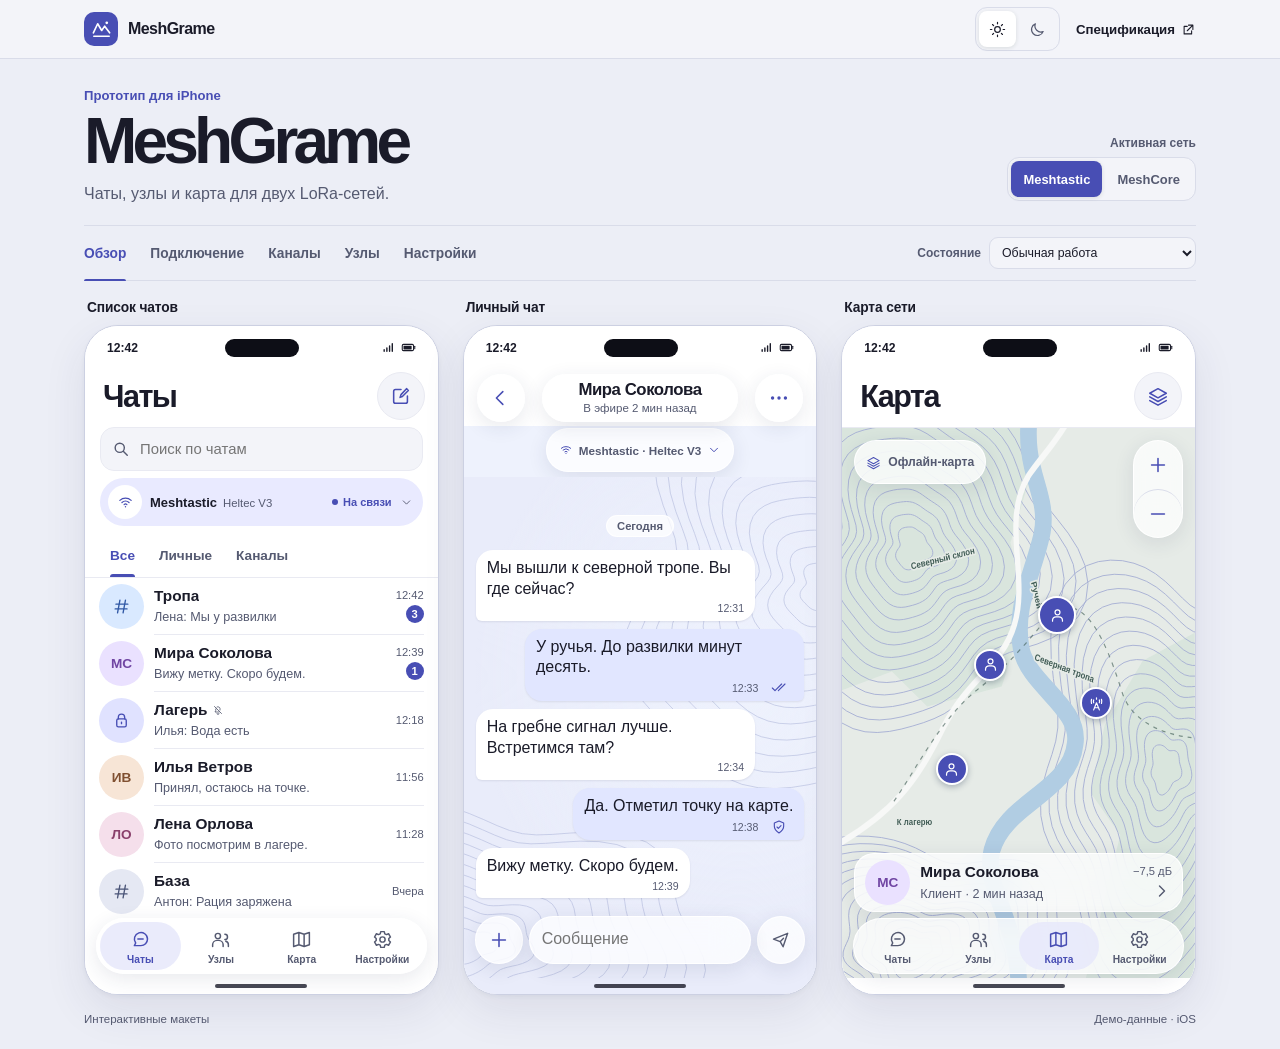
<file: design/index.html>
<!doctype html>
<!-- Meshgram — Rusik636 — https://github.com/Rusik636/Meshgram. AGPL-3.0-only with attribution under section 7(b); see NOTICE. -->
<html lang="ru">
  <head>
    <meta charset="utf-8">
    <meta name="viewport" content="width=device-width, initial-scale=1, viewport-fit=cover">
    <meta name="theme-color" content="#F3F4F9">
    <title>MeshGrame — мобильный прототип</title>
    <link rel="stylesheet" href="meshgrame.css">
    <script defer src="demo-data.js"></script>
    <script defer src="prototype.js"></script>
  </head>
  <body>
    <header class="studio-header">
      <div class="studio-wrap header-inner">
        <div class="brand"><span class="brand-icon" id="brand-icon"></span><span>MeshGrame</span></div>
        <div class="studio-controls">
          <div class="theme-control" id="theme-control" role="group" aria-label="Оформление прототипа"></div>
          <a href="DESIGN_SPEC.md" class="spec-link">Спецификация <span id="spec-icon"></span></a>
        </div>
      </div>
    </header>
    <main class="studio-wrap">
      <section class="studio-intro" aria-labelledby="studio-title">
        <div>
          <p class="studio-kicker">Прототип для iPhone</p>
          <h1 id="studio-title">MeshGrame</h1>
          <p class="studio-description">Чаты, узлы и карта для двух LoRa-сетей.</p>
        </div>
        <div class="studio-network">
          <span>Активная сеть</span>
          <div class="protocol-control" id="protocol-control" role="group" aria-label="Активная сеть"></div>
        </div>
      </section>
      <div class="studio-toolbar">
        <nav id="scenes" aria-label="Экраны прототипа"></nav>
        <div class="test-control"><label for="demo-state">Состояние</label><select id="demo-state" aria-label="Демонстрационное состояние"></select></div>
      </div>
      <div class="previews" id="previews">
        <section class="preview" data-slot="0"><h2 class="preview-label"></h2><div class="phone" aria-label="Первый экран"></div></section>
        <section class="preview" data-slot="1"><h2 class="preview-label"></h2><div class="phone" aria-label="Второй экран"></div></section>
        <section class="preview" data-slot="2"><h2 class="preview-label"></h2><div class="phone" aria-label="Третий экран"></div></section>
      </div>
      <footer class="studio-footer"><span>Интерактивные макеты</span><span>Демо-данные · iOS</span></footer>
    </main>
  </body>
</html>
</file>
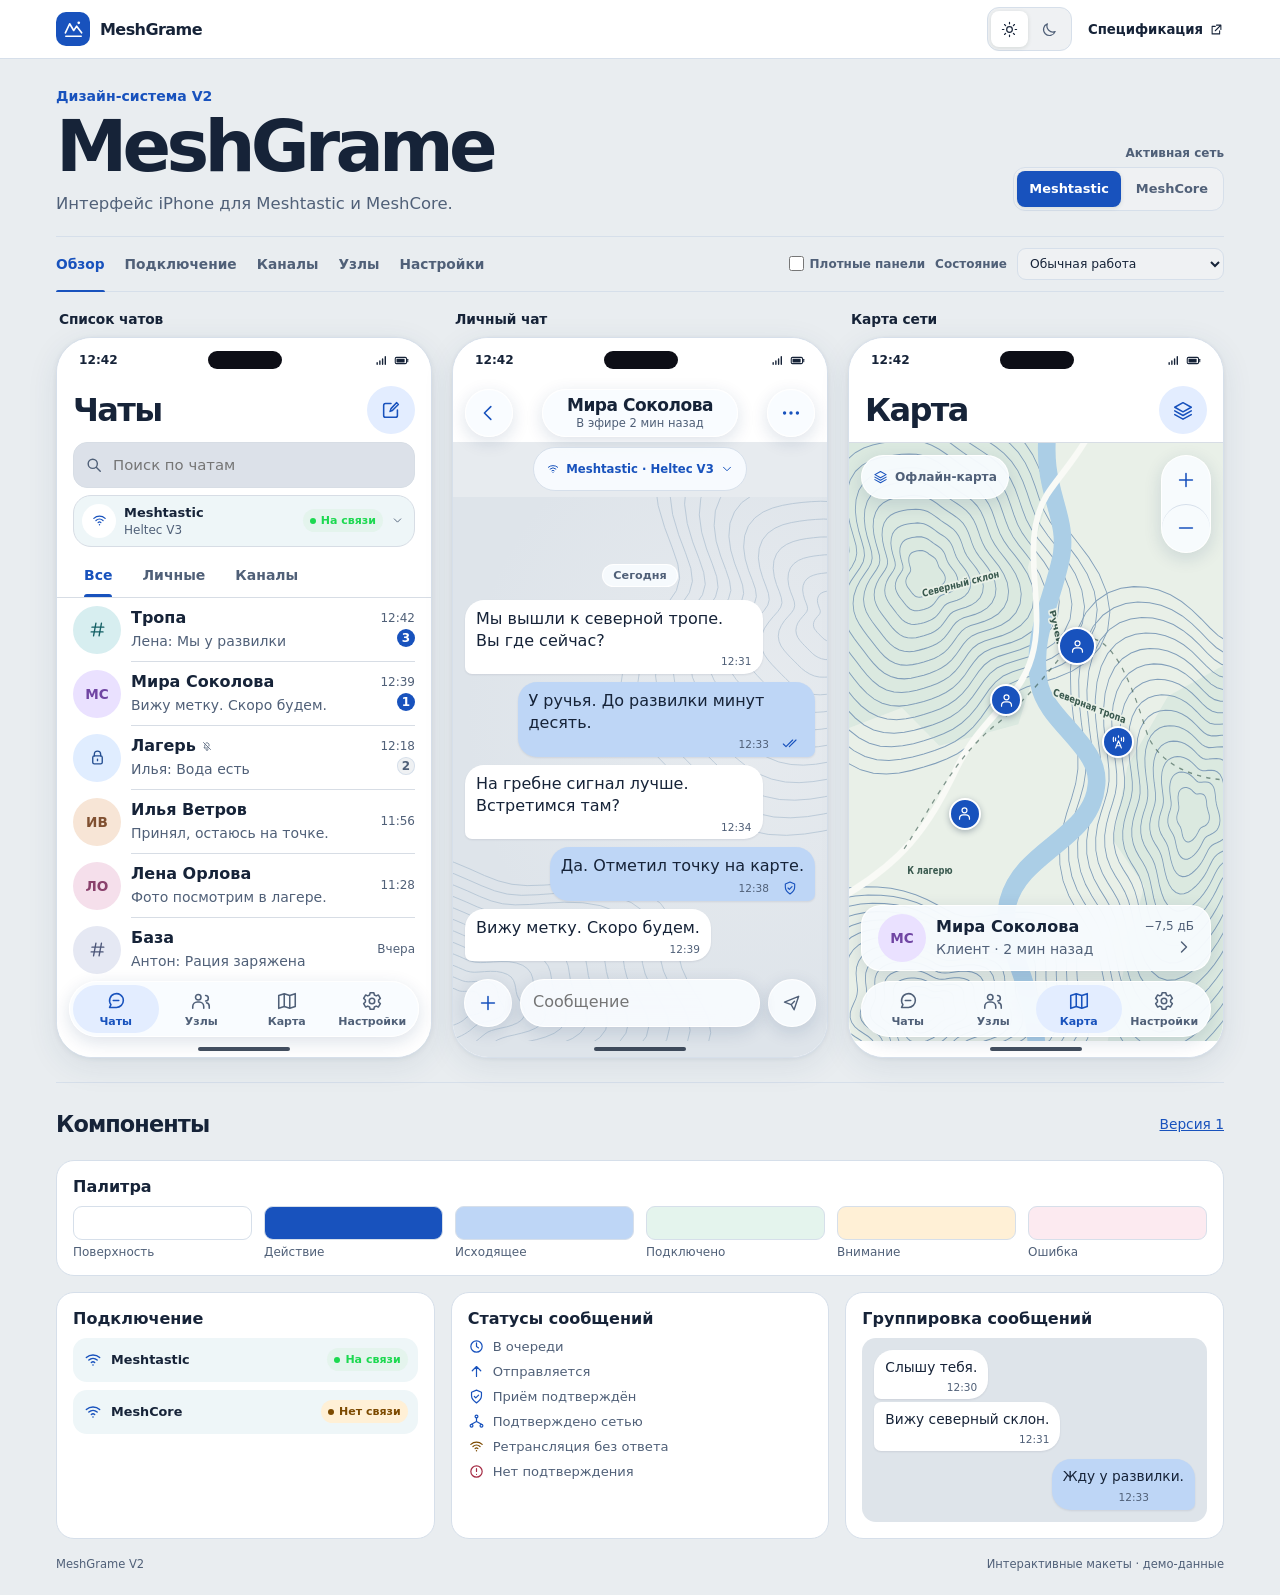
<file: design-system/meshgrame-v2/preview.html>
<!doctype html>
<!-- Meshgram — Rusik636 — https://github.com/Rusik636/Meshgram. AGPL-3.0-only with attribution under section 7(b); see NOTICE. -->
<html lang="ru" data-design="v2">
  <head>
    <meta charset="utf-8">
    <meta name="viewport" content="width=device-width, initial-scale=1, viewport-fit=cover">
    <meta name="theme-color" content="#EFF1F3">
    <title>MeshGrame — дизайн-система V2</title>
    <link rel="stylesheet" href="../../design/meshgrame.css">
    <link rel="stylesheet" href="tokens.css">
    <link rel="stylesheet" href="preview.css">
    <script defer src="../../design/demo-data.js"></script>
    <script defer src="../../design/prototype.js"></script>
    <script defer src="library.js"></script>
  </head>
  <body>
    <header class="studio-header">
      <div class="studio-wrap header-inner">
        <div class="brand"><span class="brand-icon" id="brand-icon"></span><span>MeshGrame</span></div>
        <div class="studio-controls">
          <div class="theme-control" id="theme-control" role="group" aria-label="Оформление прототипа"></div>
          <a href="MASTER.md" class="spec-link">Спецификация <span id="spec-icon"></span></a>
        </div>
      </div>
    </header>
    <main class="studio-wrap">
      <section class="studio-intro" aria-labelledby="studio-title">
        <div>
          <p class="studio-kicker">Дизайн-система V2</p>
          <h1 id="studio-title">MeshGrame</h1>
          <p class="studio-description">Интерфейс iPhone для Meshtastic и MeshCore.</p>
        </div>
        <div class="studio-network">
          <span>Активная сеть</span>
          <div class="protocol-control" id="protocol-control" role="group" aria-label="Активная сеть"></div>
        </div>
      </section>
      <div class="studio-toolbar">
        <nav id="scenes" aria-label="Экраны прототипа"></nav>
        <div class="test-control"><label class="material-control"><input id="material-control" type="checkbox"> Плотные панели</label><label for="demo-state">Состояние</label><select id="demo-state" aria-label="Демонстрационное состояние"></select></div>
      </div>
      <div class="previews" id="previews">
        <section class="preview" data-slot="0"><h2 class="preview-label"></h2><div class="phone" aria-label="Первый экран"></div></section>
        <section class="preview" data-slot="1"><h2 class="preview-label"></h2><div class="phone" aria-label="Второй экран"></div></section>
        <section class="preview" data-slot="2"><h2 class="preview-label"></h2><div class="phone" aria-label="Третий экран"></div></section>
      </div>
      <section class="library" id="components" aria-labelledby="library-title">
        <div class="library-heading"><h2 id="library-title">Компоненты</h2><a href="../../design/index.html">Версия 1</a></div>
        <div class="library-panel" id="palette"></div>
        <div class="library-grid">
          <section class="library-panel"><h3>Подключение</h3><div id="radio-catalog"></div></section>
          <section class="library-panel"><h3>Статусы сообщений</h3><div id="status-catalog"></div></section>
          <section class="library-panel"><h3>Группировка сообщений</h3><div class="demo-bubbles" id="bubble-catalog"></div></section>
        </div>
      </section>
      <footer class="studio-footer"><span>MeshGrame V2</span><span>Интерактивные макеты · демо-данные</span></footer>
    </main>
  </body>
</html>
</file>
<file: design/meshgrame.css>
/* Meshgram — Rusik636 — https://github.com/Rusik636/Meshgram. AGPL-3.0-only with attribution under section 7(b); see NOTICE. */

:root {
  color-scheme:light;
  --canvas:#eceef6; --bg:#f3f4f9; --surface:#fff; --text:#1a1b29; --muted:#555a71;
  --accent:#484eb4; --on-accent:#fff; --accent-soft:#e9eaff; --out:#e1e6ff;
  --line:#d9dce9; --hair:#e9eaf2; --hover:#f0f0f9; --frame:#ccd0e2;
  --glass:#ffffffbd; --glass-edge:#ffffffeb; --glass-selected:#e7e9fbdf; --glass-shadow:0 5px 20px #252d571b;
  --error:#9d284d; --error-bg:#fcebf1; --warn:#815003; --warn-bg:#faedd6;
  --paper:#e9ecfa; --paper-tint:#eef2fd; --contour:#a5add4; --map-land:#e6ebe7; --map-forest:#d5e3da;
  --map-water:#b1cde3; --map-road:#f7f8f7; --map-label:#405c55;
  --shadow:0 2px 4px #31375a0c, 0 16px 44px #28295517;
  font-family:-apple-system,BlinkMacSystemFont,"Segoe UI",sans-serif;
  color:var(--text);background:var(--canvas);
}
:root[data-theme="dark"] {
  color-scheme:dark;
  --canvas:#11121b; --bg:#171821; --surface:#20212e; --text:#f5f5fe; --muted:#b5b8ce;
  --accent:#afb6ff; --on-accent:#1c1e48; --accent-soft:#323453; --out:#353b69;
  --line:#3b3d50; --hair:#303142; --hover:#2b2d42; --frame:#3b3c56;
  --glass:#2a2b3dc9; --glass-edge:#fcfaff26; --glass-selected:#494b71e6; --glass-shadow:0 5px 22px #0005;
  --error:#ffacc7; --error-bg:#432936; --warn:#ffd289; --warn-bg:#392f22;
  --paper:#1d2033; --paper-tint:#272842; --contour:#69709c; --map-land:#242e31; --map-forest:#2c3b39;
  --map-water:#3b526e; --map-road:#728480; --map-label:#c5d8d1;
  --shadow:0 2px 4px #0003, 0 14px 38px #0005;
}
*,*::before,*::after {box-sizing:border-box}
body {margin:0}
button,input,select,textarea {font:inherit;color:inherit}
button {cursor:pointer;border:0;background:none;padding:0;text-align:inherit}
a {color:inherit}
button:disabled {cursor:default;opacity:.5}
:focus-visible {outline:2px solid var(--accent);outline-offset:2px}
[hidden] {display:none!important}
h1,h2,h3,p {margin:0}
svg.icon {width:1.25rem;height:1.25rem;display:block;flex:none}
.ellipsis {overflow:hidden;text-overflow:ellipsis;white-space:nowrap;min-width:0}
.muted {color:var(--muted)}
.studio-wrap {width:min(1112px,calc(100% - 64px));margin-inline:auto}
.studio-header {height:59px;border-bottom:1px solid var(--line);background:var(--bg)}
.header-inner,.studio-controls,.brand {height:100%;display:flex;align-items:center;justify-content:space-between;gap:16px}
.brand {gap:10px;font-size:1rem;font-weight:750;letter-spacing:-.035em}
.brand-icon {width:34px;height:34px;background:var(--accent);color:var(--on-accent);border-radius:10px;display:grid;place-items:center}
.brand-icon .icon {width:23px;height:23px}
.studio-controls {gap:16px}
.theme-control,.protocol-control {display:flex;gap:3px;padding:3px;border-radius:12px;border:1px solid var(--line);background:var(--bg)}
.theme-control button,.protocol-control button {display:flex;align-items:center;justify-content:center;gap:8px;border-radius:8px;min-height:36px;padding-inline:12px;color:var(--muted);font-size:.81rem;font-weight:650;white-space:nowrap}
.theme-control button {min-width:37px;padding:0}
.theme-control .icon {width:17px;height:17px}
.theme-control button[aria-pressed="true"],.protocol-control button[aria-pressed="true"] {background:var(--surface);color:var(--text);box-shadow:0 1px 4px #1c3b2220}
.protocol-control button[aria-pressed="true"] {background:var(--accent);color:var(--on-accent)}
.spec-link {display:flex;gap:6px;align-items:center;text-decoration:none;font-size:.83rem;font-weight:650}
.spec-link:hover {color:var(--accent)}
.spec-link .icon {width:15px;height:15px}
.studio-intro {display:flex;align-items:end;justify-content:space-between;gap:28px;padding:29px 0 22px}
.studio-kicker {font-size:.82rem;font-weight:650;color:var(--accent);margin-bottom:7px}
.studio-intro h1 {font-size:clamp(2.65rem,5vw,4.15rem);letter-spacing:-.075em;line-height:.99;font-weight:760}
.studio-description {margin-top:12px;color:var(--muted);font-size:1rem}
.studio-network {display:grid;justify-items:end;gap:7px;padding-bottom:2px}
.studio-network>span,.test-control label {color:var(--muted);font-size:.75rem;font-weight:650}
.studio-toolbar {display:flex;justify-content:space-between;align-items:center;gap:12px;border-block:1px solid var(--line);min-height:54px}
.studio-toolbar nav {display:flex;align-items:stretch;gap:24px;height:54px;white-space:nowrap}
.studio-toolbar nav button {position:relative;font-size:.86rem;font-weight:640;color:var(--muted)}
.studio-toolbar nav button[aria-pressed="true"] {color:var(--accent)}
.studio-toolbar nav button[aria-pressed="true"]::after {content:"";position:absolute;bottom:-1px;inset-inline:0;height:2px;background:var(--accent);border-radius:2px 2px 0 0}
.test-control {display:flex;align-items:center;gap:8px;white-space:nowrap}
.test-control select {border:1px solid var(--line);border-radius:9px;background:var(--bg);padding:7px 8px;font-size:.77rem;max-width:207px}
.previews {display:grid;grid-template-columns:repeat(3,minmax(0,1fr));gap:24px;padding-top:19px}
.preview {min-width:0}
.preview-label {font-size:.86rem;font-weight:680;letter-spacing:-.01em;margin:0 0 10px 3px}
.phone {height:670px;position:relative;isolation:isolate;display:flex;flex-direction:column;min-width:0;overflow:hidden;border:1px solid var(--frame);background:var(--surface);border-radius:34px;box-shadow:var(--shadow)}
.studio-footer {display:flex;justify-content:space-between;gap:12px;padding:18px 0 24px;font-size:.72rem;color:var(--muted)}
.statusbar {min-height:42px;padding:1px 20px 0 22px;display:grid;grid-template-columns:1fr 74px 1fr;align-items:center;background:var(--surface);font-size:.76rem;font-weight:720;flex:none}
.statusbar span:last-child {display:flex;justify-content:end;gap:4px;align-items:center}
.statusbar i {height:18px;background:#0d0e16;border-radius:20px}
.statusbar .icon {width:13px;height:13px}
.statusbar .icon:last-child {width:19px;height:15px}
.screen {flex:1;min-height:0;display:flex;flex-direction:column;position:relative;background:var(--surface)}
.scroll {flex:1;min-height:0;overflow:auto;overscroll-behavior:contain;scrollbar-width:thin;scrollbar-color:var(--line) transparent}
.home-line {height:16px;flex:none;display:grid;place-items:center;background:var(--surface)}
.home-line::after {content:"";width:92px;height:4px;border-radius:4px;background:var(--text);opacity:.8}
.titlebar {min-height:59px;display:flex;align-items:center;gap:6px;padding:0 13px 4px 18px;flex:none}
.titlebar h3 {font-size:1.91rem;line-height:1.13;font-weight:750;letter-spacing:-.05em;min-width:0}
.titlebar .spacer {flex:1}
.titlebar.compact {padding-inline:8px;min-height:54px;gap:6px;border-bottom:1px solid var(--hair)}
.titlebar.compact h3 {font-size:1.05rem;letter-spacing:-.027em}
.chat-heading {width:min(196px,100%);min-width:0;min-height:48px;justify-self:center;display:grid;align-content:center;gap:2px;overflow:hidden;text-align:center;padding:4px 12px;border-radius:28px}
.chat-heading small {display:block;color:var(--muted);font-size:.72rem;line-height:1.18}
.icon-button {min-width:48px;min-height:48px;display:grid;place-items:center;border-radius:50%;color:var(--accent);flex:none}
.icon-button:hover,.row:hover,.setting:hover,.radio-strip:hover,.nav-item:hover,.sheet-option:hover {background:var(--hover)}
.icon-button:disabled:hover {background:transparent}
.icon-button .icon {width:22px;height:22px}
/* Navigation controls sit above the scrolled content. */
.tabs,.chat-heading,.conversation-heading .icon-button,.composer .icon-button,.composer-box,.map-mode,.map-zoom,.map-card {
  background:var(--glass);border:1px solid var(--glass-edge);backdrop-filter:blur(18px) saturate(1.25);box-shadow:var(--glass-shadow);
}
.titlebar:not(.compact)>.icon-button {width:48px;height:48px;background:var(--bg);border:1px solid var(--hair)}
.titlebar.conversation-heading {display:grid;grid-template-columns:48px minmax(0,1fr) 48px;gap:8px;padding:6px 13px 4px;border:0}
.screen-chat,.screen-channel {background:var(--paper-tint)}
.screen-chat .conversation-heading,.screen-channel .conversation-heading {background:var(--surface)}
.phone:has(.screen-chat) .home-line,.phone:has(.screen-channel) .home-line {background:var(--paper)}
.radio-strip {display:flex;align-items:center;gap:8px;width:calc(100% - 30px);min-height:48px;margin:0 15px 7px;padding:4px 10px 4px 8px;border-radius:24px;background:var(--accent-soft);flex:none}
.radio-strip .radio-icon,.device-icon {display:grid;place-items:center;width:34px;height:34px;flex:none;border-radius:50%;color:var(--accent);background:var(--surface)}
.radio-strip .icon {width:17px;height:17px}
.radio-strip>div:nth-child(2) {display:flex;flex-wrap:wrap;column-gap:6px;row-gap:1px;align-items:baseline;flex:1;min-width:0}
.radio-strip strong {font-size:.81rem;line-height:1.2}
.radio-strip small {font-size:.71rem;color:var(--muted);line-height:1.2}
.radio-state {display:flex;align-items:center;gap:5px;color:var(--accent);font-size:.69rem;font-weight:680;white-space:nowrap}
.radio-state::before {content:"";width:6px;height:6px;border-radius:50%;background:currentColor}
.radio-strip.offline .radio-state {color:var(--warn)}
.radio-strip.offline .radio-icon {color:var(--warn);background:var(--warn-bg)}
.radio-strip>.icon {width:13px;color:var(--muted);flex:none}
.filters {display:flex;gap:2px;padding:0 14px;border-bottom:1px solid var(--hair);flex:none;overflow:auto;scrollbar-width:none}
.filters button {position:relative;min-height:44px;padding:0 11px;border-radius:8px;font-size:.85rem;font-weight:650;color:var(--muted);white-space:nowrap}
.filters button[aria-pressed="true"] {color:var(--accent)}
.filters button[aria-pressed="true"]::after {content:"";height:3px;border-radius:4px 4px 0 0;background:currentColor;position:absolute;bottom:0;left:11px;right:11px}
.row {width:100%;display:flex;align-items:center;gap:10px;padding:0 14px;min-height:57px;text-align:left}
.avatar {width:45px;height:45px;border-radius:50%;display:grid;place-items:center;flex:none;background:var(--avatar-bg);color:var(--avatar-ink);font-size:.85rem;font-weight:740;letter-spacing:.002em}
.avatar.large {width:66px;height:66px;font-size:1.17rem}
.avatar .icon {width:19px;height:19px}
.avatar.mint {--avatar-bg:#d9e9ff;--avatar-ink:#3058a5}
.avatar.lavender {--avatar-bg:#eae1ff;--avatar-ink:#7045a3}
.avatar.blue {--avatar-bg:#e0e2ff;--avatar-ink:#464db4}
.avatar.sand {--avatar-bg:#f7e5d6;--avatar-ink:#805031}
.avatar.rose {--avatar-bg:#f5dfeb;--avatar-ink:#8a416c}
.avatar.slate {--avatar-bg:#e5e8f3;--avatar-ink:#4b5578}
[data-theme="dark"] .avatar {background:color-mix(in srgb,var(--avatar-bg) 16%,var(--surface));color:var(--avatar-bg)}
.row-inner {min-width:0;flex:1;min-height:57px;display:flex;align-items:center;gap:8px;justify-content:space-between;border-bottom:1px solid var(--hair);padding:7px 0}
.row:last-child .row-inner {border-color:transparent}
.row-copy {display:grid;gap:4px;min-width:0}
.row-name {display:flex;align-items:center;gap:5px;min-width:0;font-size:.96rem;font-weight:690;line-height:1.22}
.row-name .icon {width:12px;height:12px;color:var(--muted)}
.row-preview {font-size:.79rem;color:var(--muted);line-height:1.32}
.row-preview .draft {color:var(--error);font-weight:650}
.row-meta {display:grid;align-content:center;justify-items:end;gap:4px;color:var(--muted);font-size:.7rem;align-self:stretch;min-width:max-content}
.badge {background:var(--accent);color:var(--on-accent);border-radius:50%;min-width:18px;min-height:18px;padding:0 4px;display:grid;place-items:center;font-weight:730}
.subheading {padding:12px 16px 5px;font-size:.73rem;font-weight:700;color:var(--muted)}
.tabs {position:absolute;z-index:3;bottom:4px;inset-inline:11px;display:grid;grid-template-columns:repeat(4,minmax(0,1fr));min-height:55px;padding:3px;border-radius:30px}
.nav-item {min-width:0;min-height:48px;display:grid;place-items:center;align-content:center;gap:3px;color:var(--muted);border-radius:25px;text-align:center;font-size:.64rem;font-weight:650;overflow-wrap:anywhere;padding:2px 1px}
.nav-item .icon {width:21px;height:21px}
.nav-item[aria-current="page"] {color:var(--accent);font-weight:750;background:var(--glass-selected)}
.nav-icon {height:23px;display:grid;place-items:center}
.list-with-tabs {padding-bottom:64px}
.primary:hover,.send-button:hover {filter:brightness(.93)}
.search-box,.field {margin:0 15px 7px;min-height:44px;border:1px solid var(--hair);border-radius:14px;background:var(--bg);display:flex;align-items:center;padding:0 10px;gap:7px;color:var(--muted)}
.search-box input,.field input,.field select {min-width:0;width:100%;background:transparent;border:0;color:var(--text);min-height:42px;outline:none;font-size:.93rem}
.search-box:focus-within,.field:focus-within,.composer-box:focus-within {outline:2px solid var(--accent);outline-offset:-1px}
.chat-link {min-height:44px;align-self:center;max-width:calc(100% - 22px);padding:0 12px;display:flex;align-items:center;gap:6px;border-radius:24px;margin:2px 0 5px;color:var(--muted);font-size:.73rem;font-weight:600;background:var(--glass);border:1px solid var(--glass-edge);box-shadow:var(--glass-shadow);flex:none}
.chat-link .icon {width:14px;height:14px;color:var(--accent)}
.chat-link.warning {background:var(--warn-bg);color:var(--warn)}
.chat-link.warning .icon {color:inherit}
.chat-link b {margin-left:auto;color:var(--accent);font-size:.71rem}
.chat-link .ellipsis {flex:1}
.chat-scroll {background:radial-gradient(ellipse at 78% 40%,var(--paper-tint),transparent 68%),var(--paper);position:relative}
.wallpaper {position:absolute;inset:0;pointer-events:none;opacity:.62;width:100%;height:100%;color:var(--contour);z-index:0;overflow:hidden}
.messages {min-height:100%;position:relative;display:flex;flex-direction:column;justify-content:end;gap:8px;padding:14px 12px var(--composer-clearance,72px)}
.date-chip {align-self:center;background:var(--glass);color:var(--muted);border:1px solid var(--glass-edge);border-radius:15px;padding:4px 10px;font-size:.7rem;font-weight:680;margin:0 0 5px}
.bubble {max-width:85%;align-self:flex-start;padding:8px 11px 5px;border-radius:17px 17px 17px 6px;background:var(--surface);box-shadow:0 1px 2px #20234318;font-size:1rem;line-height:1.28;overflow-wrap:anywhere}
.bubble.own {align-self:flex-end;background:var(--out);border-radius:17px 17px 6px 17px}
.bubble.grouped {margin-top:-5px}
.bubble b {display:block;font-size:.74rem;color:var(--accent);padding-bottom:3px}
.bubble-meta {display:flex;align-items:center;justify-content:end;gap:5px;margin-top:3px;font-size:.66rem;color:var(--muted);font-variant-numeric:tabular-nums}
.own .bubble-meta {padding-right:35px;position:relative;min-height:16px}
.message-status {min-width:48px;min-height:48px;display:grid;place-items:center;position:absolute;right:-10px;bottom:-6px;color:var(--accent)}
.message-status .icon {width:16px;height:16px;align-self:end;margin-bottom:6px}
.message-status.failed {color:var(--error)}
.message-status.relayOnly {color:var(--warn)}
.composer {position:absolute;z-index:3;inset-inline:0;bottom:0;padding:8px 11px 2px;flex:none;pointer-events:none}
.composer-row {display:flex;align-items:end;gap:6px;pointer-events:auto}
.composer-box {display:flex;align-items:center;flex:1;min-width:0;border:1px solid var(--glass-edge);border-radius:28px;min-height:48px}
.composer textarea {resize:none;field-sizing:content;width:100%;min-width:0;min-height:46px;max-height:110px;border:0;background:none;outline:none;padding:12px;font-size:1rem;line-height:1.25}
.send-button {width:48px;height:48px;flex:none;display:grid;place-items:center;border-radius:50%;background:var(--accent);color:var(--on-accent);box-shadow:var(--glass-shadow)}
.send-button:disabled {background:var(--glass);border:1px solid var(--glass-edge);color:var(--muted);opacity:1}
.composer-note {margin-top:4px;min-height:8px;text-align:right;font-size:.69rem;font-weight:630;color:var(--muted)}
.composer-note:not(:empty) {background:var(--surface);border-radius:12px;padding:4px 8px;margin-left:auto;width:fit-content}
.composer-note.over {color:var(--error)}
.map-header {border-bottom:1px solid var(--hair)}
.map-view {position:relative;flex:1;min-height:0;background:var(--map-land);overflow:hidden}
.map-canvas {position:absolute;inset:0;width:100%;height:100%;transform:scale(var(--map-scale,1));transition:transform .2s ease}
.map-art {width:100%;height:100%;display:block}
.map-art .contours {fill:none;stroke:var(--contour);stroke-width:.83}
.map-art .river {fill:none;stroke:var(--map-water);stroke-width:17;stroke-linecap:round}
.map-art .road {fill:none;stroke:var(--map-road);stroke-width:5.5;stroke-linecap:round}
.map-art .track {fill:none;stroke:var(--map-label);stroke-width:1.15;stroke-dasharray:4 5;opacity:.62}
.map-art text {fill:var(--map-label);font-size:8px;font-weight:690;paint-order:stroke;stroke:var(--map-land);stroke-width:3px;stroke-linejoin:round}
.map-mode {position:absolute;top:12px;left:12px;min-height:44px;display:flex;align-items:center;gap:7px;color:var(--muted);font-size:.76rem;font-weight:670;padding:0 11px;border-radius:24px}
.map-mode .icon {color:var(--accent);width:15px;height:15px}
.map-zoom {position:absolute;right:12px;top:12px;display:grid;border-radius:25px;overflow:hidden}
.map-zoom .icon-button+button {border-top:1px solid var(--line)}
.pin {width:48px;height:48px;display:grid;place-items:center;position:absolute;left:var(--x);top:var(--y);transform:translate(-50%,-50%);z-index:1}
.pin span {width:32px;height:32px;display:grid;place-items:center;border-radius:50%;background:var(--accent);color:var(--on-accent);border:2px solid var(--surface);box-shadow:0 2px 6px #25365055}
.pin.active span {width:38px;height:38px}
.pin .icon {width:17px;height:17px}
.map-card {position:absolute;bottom:66px;left:12px;right:12px;border-radius:20px;overflow:hidden}
.map-card .row {padding-inline:10px}
.map-card .row-inner {border:0}
.map-card .row-meta {justify-content:center}
.map-empty {position:absolute;inset:61px 10px 132px;display:grid;place-items:end center;pointer-events:none}
.map-empty .empty {background:var(--surface);padding:16px;border-radius:16px}
.settings-list {background:var(--bg)}
.settings-group {margin:8px 13px 11px;padding-bottom:4px;background:var(--surface);border:1px solid var(--hair);border-radius:17px;overflow:hidden}
.setting,.sheet-option {display:flex;align-items:center;gap:10px;padding:8px 14px;width:100%;min-height:52px}
.setting>span:not(.device-icon):not(.value),.sheet-option>span:not(.device-icon):not(.value) {min-width:0;flex:1;display:grid;gap:3px}
.setting strong,.sheet-option strong {font-size:.84rem;font-weight:680}
.setting small,.sheet-option small {font-size:.74rem;color:var(--muted);line-height:1.3}
.setting>.icon:first-child,.sheet-option>.icon:first-child {color:var(--accent)}
.setting>.icon:last-child,.sheet-option>.icon:last-child {color:var(--muted);width:15px;height:15px}
.setting .value,.sheet-option .value {color:var(--muted);font-size:.74rem;text-align:right}
.node-intro,.connect-intro {padding:18px 16px 12px;display:grid;gap:8px;justify-items:start}
.node-intro h3,.connect-intro h3 {font-size:1.43rem;letter-spacing:-.04em}
.node-intro p,.connect-intro p {color:var(--muted);font-size:.85rem;line-height:1.43}
.connect-intro .device-icon {width:53px;height:53px;border-radius:17px}
.connect-intro .device-icon .icon {width:27px;height:27px}
.primary,.secondary {min-height:48px;border-radius:24px;background:var(--accent);color:var(--on-accent);font-weight:690;font-size:.89rem;padding:8px 13px;display:flex;justify-content:center;align-items:center;gap:7px}
.secondary {background:var(--accent-soft);color:var(--accent)}
.full {margin:8px 14px;width:calc(100% - 28px)}
.empty {padding:19px 18px;display:grid;justify-items:start;gap:7px;color:var(--muted);line-height:1.42;font-size:.86rem}
.empty>.icon {color:var(--accent);margin-bottom:1px}
.empty strong {color:var(--text);font-size:.94rem}
.empty button {margin-top:4px}
.metrics {display:grid;grid-template-columns:repeat(2,minmax(0,1fr));gap:8px;padding:8px 14px}
.metric {border:1px solid var(--line);background:var(--bg);border-radius:13px;padding:9px 10px;display:grid;gap:4px}
.metric small {color:var(--muted);font-size:.73rem}
.metric strong {font-size:.97rem}
.sheet-shade {position:absolute;inset:0;background:#15182d57;z-index:5;display:flex;flex-direction:column;justify-content:end}
.sheet-bg {position:absolute;inset:0;width:100%;height:100%;cursor:default}
.sheet {position:relative;max-height:90%;overflow:auto;overscroll-behavior:contain;border-radius:26px;background:var(--surface);padding:4px 0 12px;margin:0 7px 8px;border:1px solid var(--glass-edge);box-shadow:0 -10px 45px #1518322e}
.sheet::before {content:"";display:block;width:33px;height:4px;margin:5px auto 0;background:var(--line);border-radius:4px}
.sheet-head {display:flex;align-items:center;justify-content:space-between;padding:0 9px 0 15px}
.sheet-head h3 {font-size:1.14rem;letter-spacing:-.03em}
.sheet-text {color:var(--muted);font-size:.86rem;margin:1px 15px 12px;line-height:1.5}
.sheet-error {margin:3px 14px 7px;color:var(--error);font-size:.81rem;line-height:1.4}
.sheet-option[aria-current="true"] {background:var(--accent-soft)}
.sheet-option[aria-current="true"] .icon:last-child {color:var(--accent)}
@media (prefers-reduced-transparency:reduce) {
  .tabs,.chat-heading,.conversation-heading .icon-button,.chat-link,.composer .icon-button,.composer-box,.map-mode,.map-zoom,.map-card {
    background:var(--surface);backdrop-filter:none;
  }
}
.sheet-divider {border-top:1px solid var(--hair);margin:6px 14px}
.toast {position:absolute;z-index:7;bottom:26px;left:12px;right:12px;padding:10px 12px;border-radius:12px;background:var(--text);color:var(--surface);font-size:.82rem;line-height:1.38}
@media (max-width:1040px) and (min-width:721px) {
  .studio-wrap {width:calc(100% - 36px)}
  .previews {grid-template-columns:repeat(2,minmax(0,1fr))}
  .preview:nth-child(3) {display:none}
  .studio-toolbar nav {gap:15px}
}
@media (max-width:720px) {
  :root {background:var(--surface)}
  .studio-header,.studio-intro,.studio-toolbar,.preview-label,.studio-footer {display:none}
  .studio-wrap {width:100%}
  .previews {display:block;padding:0}
  .preview:not(:first-child) {display:none}
  .phone {height:100dvh;min-height:325px;border:0;border-radius:0;box-shadow:none}
  .statusbar {padding-top:max(1px,env(safe-area-inset-top))}
  .home-line {height:max(16px,env(safe-area-inset-bottom))}
  .radio-strip>div:nth-child(2) {min-width:0}
}
@media (prefers-reduced-motion:reduce) {*,*::before,*::after {transition:none!important;scroll-behavior:auto!important}}
</file>
<file: design-system/meshgrame-v2/tokens.css>
/* Meshgram — Rusik636 — https://github.com/Rusik636/Meshgram. AGPL-3.0-only with attribution under section 7(b); see NOTICE. */
/* Generated from tokens.json by export_tokens.py. */
:root[data-design="v2"] {
  --mg-font-ui: -apple-system, BlinkMacSystemFont, system-ui, sans-serif;
  --mg-space-xs: 4px;
  --mg-space-sm: 8px;
  --mg-space-md: 12px;
  --mg-space-lg: 16px;
  --mg-space-xl: 24px;
  --mg-space-xxl: 32px;
  --mg-type-large: 2rem;
  --mg-type-title: 1.0625rem;
  --mg-type-body: 1rem;
  --mg-type-support: 0.875rem;
  --mg-type-meta: 0.75rem;
  --mg-size-touch: 44px;
  --mg-size-android-touch: 48px;
  --mg-size-avatar: 48px;
  --mg-size-icon: 22px;
  --mg-size-tab-bar: 56px;
  --mg-size-row: 64px;
  --mg-size-composer: 48px;
  --mg-radius-field: 14px;
  --mg-radius-bubble: 19px;
  --mg-radius-bubble-join: 7px;
  --mg-radius-sheet: 28px;
  --mg-radius-capsule: 999px;
  --mg-material-blur: 18px;
  --mg-motion-press: 100ms;
  --mg-motion-selection: 180ms;
  --mg-motion-sheet: 240ms;
  --mg-color-canvas: #e9edf0;
  --mg-color-background: #eff1f3;
  --mg-color-surface: #ffffff;
  --mg-color-text: #162338;
  --mg-color-secondary: #506078;
  --mg-color-accent: #1852bd;
  --mg-color-on-accent: #ffffff;
  --mg-color-selection: #e3edff;
  --mg-color-outgoing: #bed6f6;
  --mg-color-separator: #d6dfea;
  --mg-color-hairline: #d7dde5;
  --mg-color-radio: #eef6f8;
  --mg-color-online: #1cd950;
  --mg-color-success: #168764;
  --mg-color-online-surface: #e4f4ed;
  --mg-color-warning: #7c4a00;
  --mg-color-warning-surface: #fff0d6;
  --mg-color-error: #a52c45;
  --mg-color-error-surface: #fceaf0;
  --mg-color-glass: #f9fcffe5;
  --mg-color-glass-line: #ffffffed;
  --mg-color-scrim: #10213b70;
  --mg-color-chat-floor: #dee4ea;
  --mg-color-chat-tint: #e7ebef;
  --mg-color-chat-middle: #e9edf1;
  --mg-color-chat-meta: #354760;
  --mg-color-contour: #829fba;
  --mg-color-map-land: #e9f0e8;
  --mg-color-map-forest: #d6e7de;
  --mg-color-map-water: #abcee6;
  --mg-color-map-road: #f9faf6;
  --mg-color-map-label: #39594e;
  --mg-color-signal-idle: #8a97aa;
  --mg-color-signal-weak: #ff3b39;
  --mg-color-signal-fair: #ff920f;
  --mg-color-signal-good: #f8bc00;
  --mg-color-signal-strong: #1cd950;
  --mg-color-delivery-warning: #af592b;
  --mg-color-search-field: #dce1e9;
}
:root[data-design="v2"][data-theme="dark"] {
  --mg-color-canvas: #101822;
  --mg-color-background: #141d29;
  --mg-color-surface: #1b2736;
  --mg-color-text: #f1f6ff;
  --mg-color-secondary: #b6c5db;
  --mg-color-accent: #8dbaff;
  --mg-color-on-accent: #10254b;
  --mg-color-selection: #2a4166;
  --mg-color-outgoing: #264869;
  --mg-color-separator: #384b61;
  --mg-color-hairline: #2e3e53;
  --mg-color-radio: #203443;
  --mg-color-online: #1cd950;
  --mg-color-success: #168764;
  --mg-color-online-surface: #203f39;
  --mg-color-warning: #ffcf83;
  --mg-color-warning-surface: #3e3021;
  --mg-color-error: #ffafc0;
  --mg-color-error-surface: #472a37;
  --mg-color-glass: #253346ea;
  --mg-color-glass-line: #daeaff30;
  --mg-color-scrim: #090f1bb0;
  --mg-color-chat-floor: #162638;
  --mg-color-chat-tint: #243d4a;
  --mg-color-contour: #50728e;
  --mg-color-map-land: #233633;
  --mg-color-map-forest: #2d4540;
  --mg-color-map-water: #3b6284;
  --mg-color-map-road: #91a59d;
  --mg-color-map-label: #c7e2d7;
  --mg-color-signal-idle: #8a97aa;
  --mg-color-signal-weak: #ff3b39;
  --mg-color-signal-fair: #ff920f;
  --mg-color-signal-good: #f8bc00;
  --mg-color-signal-strong: #1cd950;
  --mg-color-delivery-warning: #af592b;
  --mg-color-search-field: #1c2029;
}
</file>
<file: design-system/meshgrame-v2/preview.css>
/* Meshgram — Rusik636 — https://github.com/Rusik636/Meshgram. AGPL-3.0-only with attribution under section 7(b); see NOTICE. */

:root[data-design="v2"] {
  --canvas:var(--mg-color-canvas);
  --bg:var(--mg-color-background);
  --surface:var(--mg-color-surface);
  --text:var(--mg-color-text);
  --muted:var(--mg-color-secondary);
  --accent:var(--mg-color-accent);
  --on-accent:var(--mg-color-on-accent);
  --accent-soft:var(--mg-color-selection);
  --out:var(--mg-color-outgoing);
  --line:var(--mg-color-separator);
  --hair:var(--mg-color-hairline);
  --hover:var(--mg-color-background);
  --frame:var(--mg-color-separator);
  --glass:var(--mg-color-glass);
  --glass-edge:var(--mg-color-glass-line);
  --glass-selected:var(--mg-color-selection);
  --glass-shadow:0 5px 18px #11326324;
  --error:var(--mg-color-error);
  --error-bg:var(--mg-color-error-surface);
  --warn:var(--mg-color-warning);
  --warn-bg:var(--mg-color-warning-surface);
  --paper:var(--mg-color-chat-floor);
  --paper-tint:var(--mg-color-chat-tint);
  --contour:var(--mg-color-contour);
  --map-land:var(--mg-color-map-land);
  --map-forest:var(--mg-color-map-forest);
  --map-water:var(--mg-color-map-water);
  --map-road:var(--mg-color-map-road);
  --map-label:var(--mg-color-map-label);
  --shadow:0 8px 32px #25426417,0 1px 5px #25426413;
  font-family:var(--mg-font-ui);
}
:root[data-design="v2"][data-theme="dark"] {
  --glass-shadow:0 5px 20px #070c1460;
  --shadow:0 8px 32px #050a1250,0 1px 5px #050a1250;
}
[data-design="v2"] .studio-wrap {width:min(1168px,calc(100% - 56px))}
[data-design="v2"] .studio-header {background:var(--surface)}
[data-design="v2"] .studio-intro {padding:29px 0 23px}
[data-design="v2"] .studio-intro h1 {letter-spacing:-.066em;font-size:clamp(2.7rem,5.6vw,4.6rem)}
[data-design="v2"] .studio-kicker {font-size:.88rem}
[data-design="v2"] .studio-description {font-size:1.03rem}
[data-design="v2"] .studio-toolbar {flex-wrap:wrap;gap:0 12px}
[data-design="v2"] .studio-toolbar nav {flex-wrap:wrap;height:auto;min-height:54px;gap:0 20px}
[data-design="v2"] .studio-toolbar nav button {min-height:54px}
[data-design="v2"] .test-control {min-height:48px;gap:10px;margin-inline-start:auto}
.material-control {display:flex;align-items:center;gap:6px;min-height:44px;cursor:pointer}
.material-control input {width:15px;height:15px;accent-color:var(--accent);margin:0}
[data-design="v2"] .previews {gap:20px}
[data-design="v2"] .phone {height:721px;border-radius:36px}
[data-design="v2"] .statusbar {min-height:44px}
[data-design="v2"] .statusbar i {height:18px}
[data-design="v2"] .titlebar {min-height:60px;padding-inline:var(--mg-space-lg)}
[data-design="v2"] .titlebar h3 {font-size:var(--mg-type-large)}
[data-design="v2"] .titlebar.compact h3 {font-size:var(--mg-type-title)}
[data-design="v2"] .titlebar:not(.compact)>.icon-button {background:var(--accent-soft);border:0}
[data-design="v2"] .search-box {margin-inline:var(--mg-space-lg);min-height:var(--mg-size-touch);border-radius:var(--mg-radius-field);background:var(--mg-color-search-field)}
[data-design="v2"] .search-box input {min-height:var(--mg-size-touch)}
[data-design="v2"] .screen-chats .filters,[data-design="v2"] .screen-channels .filters {gap:var(--mg-space-sm);padding-inline:var(--mg-space-lg);border-bottom:1px solid var(--hair)}
[data-design="v2"] .filters button {min-height:var(--mg-size-touch);font-size:.875rem}
[data-design="v2"] .radio-strip {width:calc(100% - 32px);margin:0 var(--mg-space-lg) 6px;min-height:52px;background:var(--mg-color-radio);border-radius:18px;border:1px solid var(--hair)}
[data-design="v2"] .radio-strip>div:nth-child(2) {display:grid;justify-items:start;gap:2px}
[data-design="v2"] .radio-strip small {font-size:.75rem}
[data-design="v2"] .radio-strip .radio-icon {color:var(--accent);background:var(--surface)}
[data-design="v2"] .radio-state {color:var(--mg-color-online);background:var(--mg-color-online-surface);padding:5px 7px;border-radius:var(--mg-radius-capsule)}
[data-design="v2"] .radio-strip.offline .radio-state {color:var(--warn);background:var(--warn-bg)}
[data-design="v2"] .row {min-height:var(--mg-size-row);padding:0 var(--mg-space-lg)}
[data-design="v2"] .row-inner {min-height:var(--mg-size-row)}
[data-design="v2"] .row-name {font-size:var(--mg-type-body)}
[data-design="v2"] .row-preview {font-size:var(--mg-type-support)}
[data-design="v2"] .row-meta {font-size:var(--mg-type-meta)}
[data-design="v2"] .avatar:not(.large) {width:var(--mg-size-avatar);height:var(--mg-size-avatar)}
[data-design="v2"] .avatar.mint {--avatar-ink:#135f64;--avatar-bg:#d7eef0}
[data-design="v2"] .avatar.blue {--avatar-ink:#244e91;--avatar-bg:#e0edff}
[data-design="v2"] .badge-muted {background:var(--bg);color:var(--muted);border:1px solid var(--line)}
[data-design="v2"] .tabs,
[data-design="v2"] .conversation-heading .icon-button,
[data-design="v2"] .chat-heading,
[data-design="v2"] .chat-link,
[data-design="v2"] .composer .icon-button,
[data-design="v2"] .composer-box,
[data-design="v2"] .map-mode,
[data-design="v2"] .map-zoom,
[data-design="v2"] .map-card {
  backdrop-filter:blur(var(--mg-material-blur)) saturate(1.15);
}
[data-design="v2"] .tabs {min-height:var(--mg-size-tab-bar);inset-inline:var(--mg-space-md);border-radius:var(--mg-radius-capsule)}
[data-design="v2"] .nav-item {font-size:.6875rem}
[data-design="v2"] .nav-item .icon,[data-design="v2"] .icon-button .icon {width:var(--mg-size-icon);height:var(--mg-size-icon)}
[data-design="v2"] .scroll {scroll-padding-bottom:72px}
[data-design="v2"] .list-with-tabs {padding-bottom:69px}
[data-design="v2"] .titlebar.conversation-heading {gap:var(--mg-space-sm);padding-inline:var(--mg-space-md)}
[data-design="v2"] .chat-link {box-shadow:none;border-color:var(--line);margin-block:5px 6px;color:var(--accent)}
[data-design="v2"] .chat-link.warning {color:var(--warn);background:var(--warn-bg);border-color:transparent}
[data-design="v2"] .chat-link.warning b {color:var(--warn)}
[data-design="v2"] .bubble {
  --b:var(--mg-radius-bubble);
  --join:var(--mg-radius-bubble-join);
  border-radius:var(--b) var(--b) var(--b) var(--join);
  line-height:1.36;
}
[data-design="v2"] .bubble.own {border-radius:var(--b) var(--b) var(--join) var(--b)}
[data-design="v2"] .bubble.grouped {border-top-left-radius:var(--join)}
[data-design="v2"] .bubble.own.grouped {border-top-left-radius:var(--b);border-top-right-radius:var(--join)}
[data-design="v2"] .bubble.joins-next {border-bottom-left-radius:var(--join)}
[data-design="v2"] .bubble.own.joins-next {border-bottom-left-radius:var(--b);border-bottom-right-radius:var(--join)}
[data-design="v2"] .composer-row {gap:var(--mg-space-sm)}
[data-design="v2"] .send-button,[data-design="v2"] .composer-box {min-height:var(--mg-size-composer)}
[data-design="v2"] .wallpaper {opacity:.46}
[data-design="v2"] .sheet {border-radius:var(--mg-radius-sheet);margin:0 var(--mg-space-sm) var(--mg-space-md)}
[data-design="v2"] .sheet-shade {background:var(--mg-color-scrim)}
[data-design="v2"] .map-card {bottom:70px}
[data-design="v2"] .screen-connect .connect-intro {padding:18px var(--mg-space-lg) 19px}
[data-design="v2"] .phone button {touch-action:manipulation;transition:background-color var(--mg-motion-press) ease,color var(--mg-motion-press) ease,opacity var(--mg-motion-press) ease}
[data-design="v2"] .phone button:active:not(:disabled) {opacity:.76}
[data-design="v2"] .screen .row:focus-visible {outline-offset:-3px}
[data-design="v2"][data-material="opaque"],[data-design="v2"][data-material="opaque"] * {
  --glass:var(--surface);
}
[data-design="v2"][data-material="opaque"] :is(.tabs,.conversation-heading .icon-button,.chat-heading,.chat-link,.composer .icon-button,.composer-box,.map-mode,.map-zoom,.map-card) {backdrop-filter:none}
@media (prefers-reduced-transparency:reduce) {
  :root[data-design="v2"] {--glass:var(--surface)}
  [data-design="v2"] :is(.tabs,.conversation-heading .icon-button,.chat-heading,.chat-link,.composer .icon-button,.composer-box,.map-mode,.map-zoom,.map-card) {backdrop-filter:none}
}
@media (prefers-reduced-motion:reduce) {
  [data-design="v2"] .phone button {transition:none}
}
.library {margin-top:24px;padding-top:19px;border-top:1px solid var(--line)}
.library-heading {display:flex;justify-content:space-between;align-items:center;gap:12px;margin-bottom:14px}
.library-heading h2 {font-size:1.4rem;letter-spacing:-.04em}
.library-heading a {color:var(--accent);font-size:.86rem;display:inline-flex;align-items:center;min-height:44px}
.library-panel {border:1px solid var(--line);border-radius:18px;padding:var(--mg-space-lg);background:var(--surface)}
.library-panel h3 {font-size:1rem;margin-bottom:10px}
.library-grid {display:grid;grid-template-columns:repeat(3,minmax(0,1fr));gap:var(--mg-space-lg);margin-top:var(--mg-space-lg)}
.swatches {display:grid;grid-template-columns:repeat(6,minmax(0,1fr));gap:12px}
.swatch {display:grid;gap:5px;color:var(--muted);font-size:.75rem}
.swatch span {display:block;height:34px;border-radius:9px;background:var(--sample);border:1px solid var(--line)}
.radio-sample {display:flex;align-items:center;gap:8px;background:var(--mg-color-radio);border-radius:14px;padding:8px 10px;margin-top:8px;min-height:44px}
.radio-sample strong {flex:1;font-size:.8rem}
.radio-sample .icon {color:var(--accent)}
.radio-sample.offline .radio-state {color:var(--warn);background:var(--warn-bg)}
#status-catalog {display:grid;gap:8px}
#status-catalog p {display:flex;align-items:center;gap:8px;font-size:.82rem;color:var(--muted)}
#status-catalog svg {width:17px;height:17px;color:var(--accent)}
#status-catalog [data-status="relayOnly"] svg {color:var(--warn)}
#status-catalog [data-status="failed"] svg {color:var(--error)}
.demo-bubbles {display:flex;flex-direction:column;gap:8px;padding:12px;background:var(--paper);border-radius:14px}
.demo-bubbles .bubble {font-size:.86rem}
@media (max-width:1040px) and (min-width:721px) {
  .material-control {display:none}
  .library-grid {grid-template-columns:repeat(2,minmax(0,1fr))}
}
@media (max-width:720px), (max-height:540px) and (pointer:coarse) {
  :root[data-design="v2"] {background:var(--surface)}
  [data-design="v2"] .studio-wrap {width:100%}
  [data-design="v2"] :is(.studio-header,.studio-intro,.studio-toolbar,.preview-label,.studio-footer,.library,.preview:not(:first-child)) {display:none}
  [data-design="v2"] .previews {display:block;padding:0}
  [data-design="v2"] .phone {height:100dvh;min-height:300px;border:0;border-radius:0}
}
</file>
